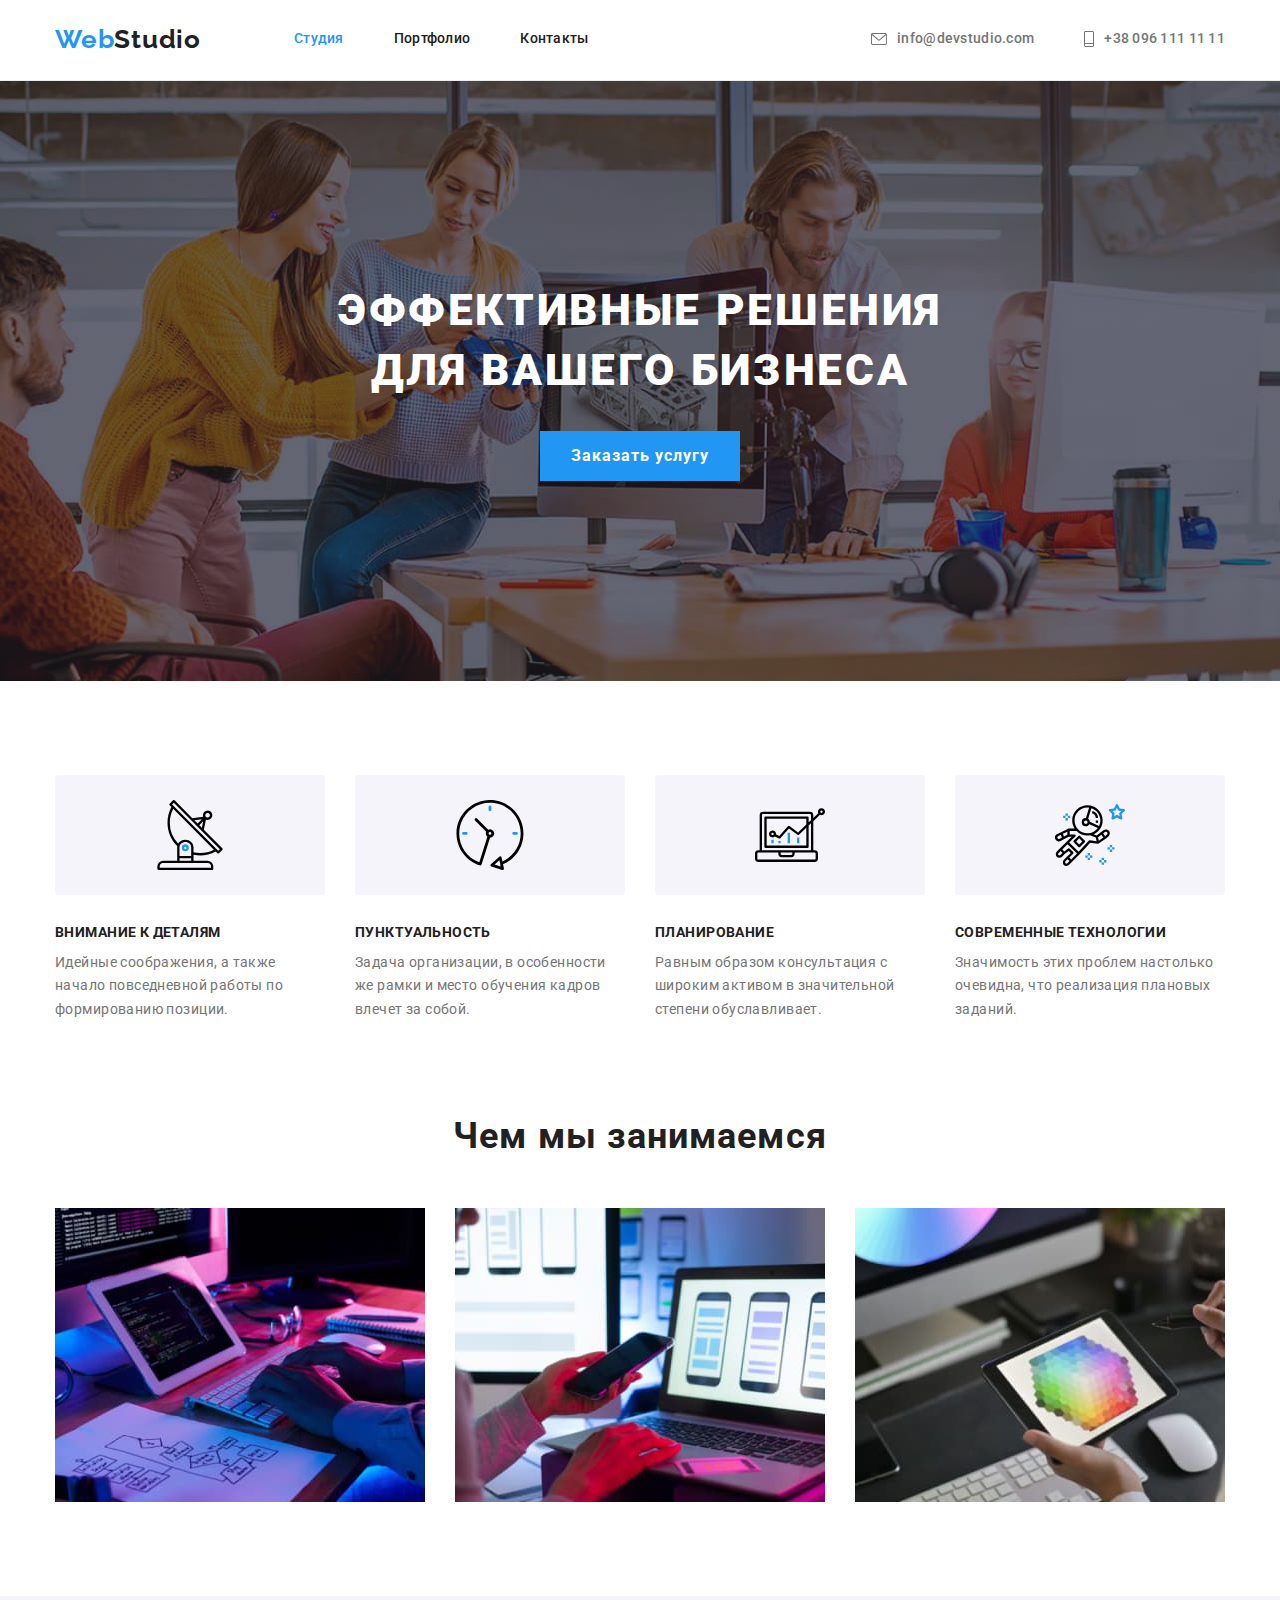
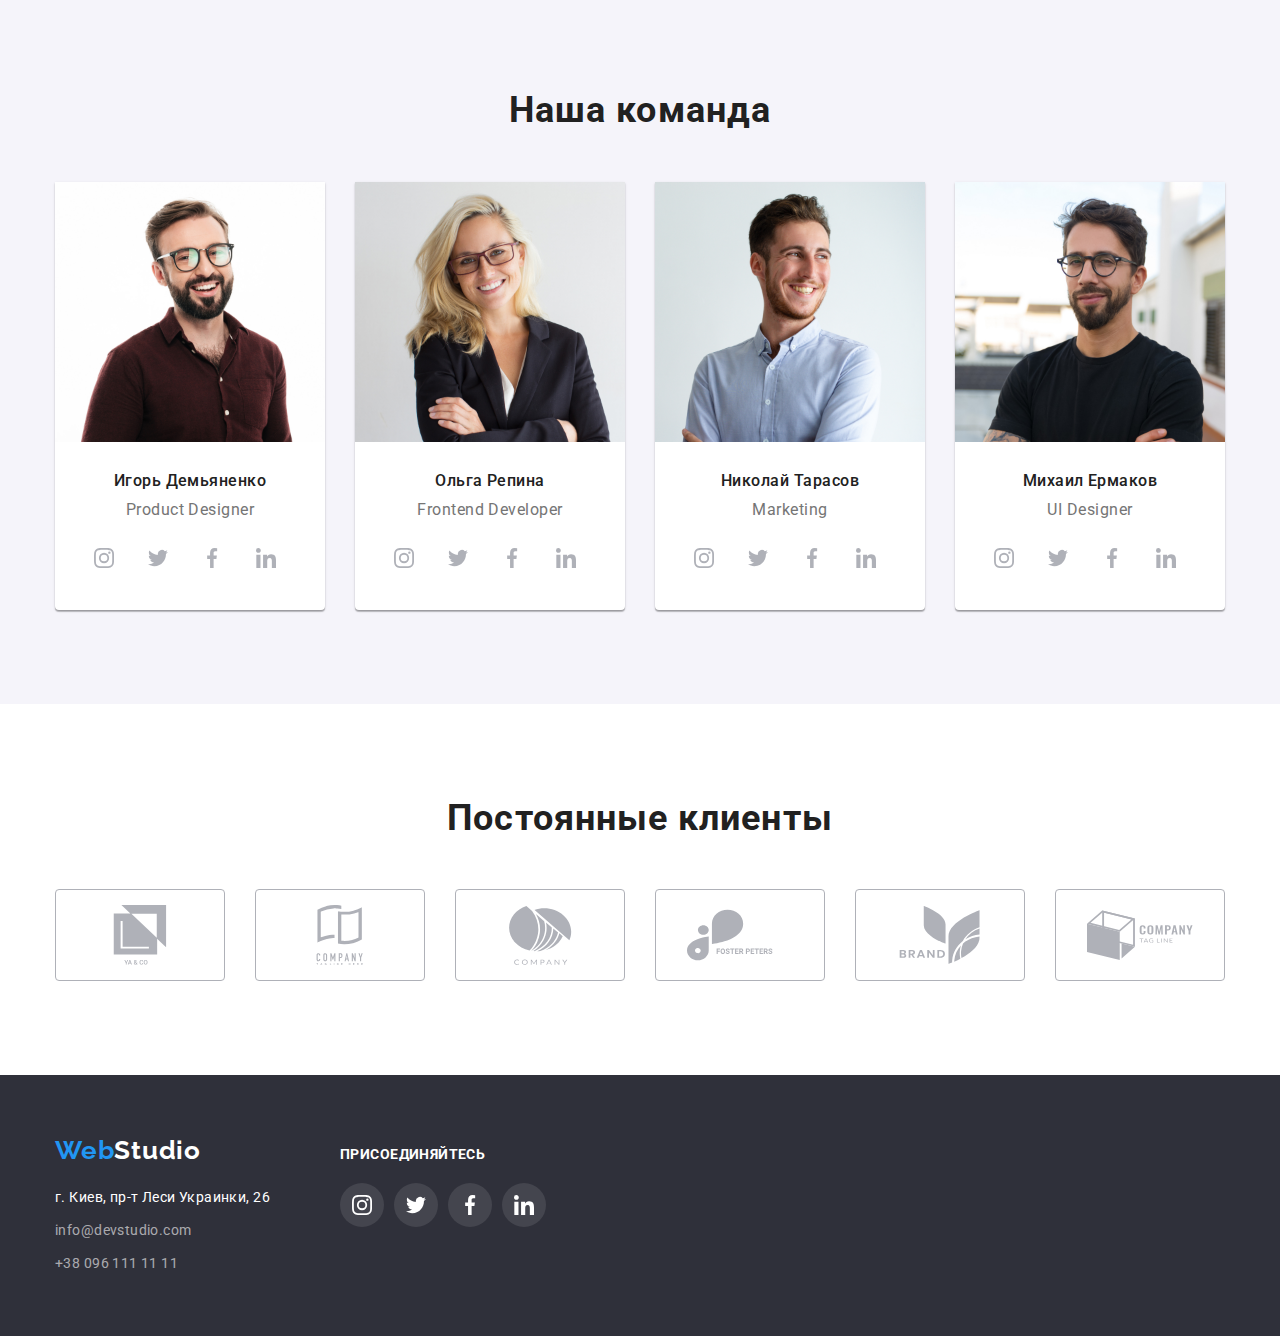
<file: index.html>
<!DOCTYPE html>
<html lang="ru">
<head>
    <meta charset="UTF-8">
    <meta http-equiv="X-UA-Compatible" content="IE=edge">
    <meta name="viewport" content="width=device-width, initial-scale=1.0">
    <title>Студия</title>
    <link rel="preconnect" href="https://fonts.googleapis.com">
    <link rel="preconnect" href="https://fonts.gstatic.com" crossorigin>
    <link href="https://fonts.googleapis.com/css2?family=Raleway:wght@700&family=Roboto:wght@400;500;700;900&display=swap" rel="stylesheet">
    <link rel="stylesheet" href="https://cdnjs.cloudflare.com/ajax/libs/modern-normalize/1.1.0/modern-normalize.min.css">
    <link rel="stylesheet" href="./css/styles.css">
</head>
<body>
    <!-- Шапка  -->
    <header class="header">
       <div class="container main-nav">
            <!-- Logo -->
            <a href="./index.html" class="header-logo link"><span class="prelogo">Web</span>Studio</a>
            <nav class="heder-nav">
            <!-- nav-menu -->
                <ul class="heder-nav-list list">
                    <li class="heder-item">
                        <a class="heder-link link current" href="./index.html">Студия</a>
                    </li>
                    <li class="heder-item">
                        <a class="heder-link link" href="./portfolio.html">Портфолио</a>
                    </li>
                    <li class="heder-item">
                        <a class="heder-link link" href="">Контакты</a>
                    </li>
                </ul>
            </nav>
            <!-- menu-contacts -->
            <ul class="nav-contacts list">
                <li class="nav-contacts-item">
                    <a class="heder-cont-link link" href="mailto:info@devstudio.com">
                        <svg class="heder-cont-icon" width="16px" height="12px">
                            <use href="./images/icons.svg#icon-mail"></use>
                        </svg>
                        info@devstudio.com
                    </a>
                </li>
                <li class="nav-contacts-item">
                    <a class="heder-cont-link link icon-phone" href="tel:+380961111111">
                        <svg class="heder-cont-icon" width="10px" height="16px">
                            <use href="./images/icons.svg#icon-phone"></use>
                        </svg>
                        +38 096 111 11 11
                    </a>
                </li>
            </ul> 
       </div>      
    </header>
    
    <!-- content-page -->
    <main class="main-content">
        <!-- hero -->
        <section class="hero-section">
            <div class="hero-content container">
                <h1 class="hero-title">Эффективные решения <br> для вашего бизнеса</h1>
                <button class="hero-btn" type="button">Заказать услугу</button>
            </div>
        </section>
        <!-- About -->
        <section class="about-section">
            <div class="container">
                <h2 class="about-title visually-hidden">Особенности</h2>
                <ul class="about-list list">
                    <li class="about-item">
                        <div class="about-icons">
                            <svg class="about-icon">
                                <use href="./images/icons.svg#icon-antenna"></use>
                            </svg>
                        </div>
                        <h3 class="about-list-title">Внимание к деталям</h3>
                        <p class="about-list-text">Идейные соображения, а также начало повседневной работы по формированию позиции.</p>
                    </li>
                    <li class="about-item">
                        <div class="about-icons">
                            <svg class="about-icon">
                                <use href="./images/icons.svg#icon-clock"></use>
                            </svg>
                        </div>
                        <h3 class="about-list-title">Пунктуальность</h3>
                        <p class="about-list-text">Задача организации, в особенности же рамки и место обучения кадров влечет за собой.</p>
                    </li>
                    <li class="about-item">
                        <div class="about-icons">
                            <svg class="about-icon">
                                <use href="./images/icons.svg#icon-diagram"></use>
                            </svg>
                        </div>
                        <h3 class="about-list-title">Планирование</h3>
                        <p class="about-list-text">Равным образом консультация с широким активом в значительной степени обуславливает.</p>
                    </li>
                    <li class="about-item">
                        <div class="about-icons">
                            <svg class="about-icon">
                                <use href="./images/icons.svg#icon-astronaut"></use>
                            </svg>
                        </div>
                        <h3 class="about-list-title">Современные технологии</h3>
                        <p class="about-list-text">Значимость этих проблем настолько очевидна, что реализация плановых заданий.</p>
                    </li>
                </ul>
            </div>
        </section>
        <!-- service -->
        <section class="service-section">
            <div class="container">
                <h2 class="service-title section-title">Чем мы занимаемся</h2>
                
                <ul class="service-list list">
                    <li class="service-item">
                        <img src="./images/img1.jpg" alt="Набирает на клавиатуре" width=370>
                    </li>
                    
                    <li class="service-item">
                        <img src="./images/img2.jpg" alt="тестирует мобильные приложения" width=370>
                    </li>
                    
                    <li class="service-item">
                        <img src="./images/img3.jpg" alt="палитра цветов" width=370>
                    </li>
                </ul>
            </div>
        </section>
        <!-- Наша команда -->
        <section class="masters">
            <div class="container">
                <h2 class="masters-title section-title">Наша команда</h2>
                
                <ul class="masters-list list">
                    <li class="masters-item">
                        <article class="card">
                            <div class="masters-item-card">
                                <img src="./images/img4.jpg" alt="Игорь Демьяненко" width="270">
                                <h3 class="masters-item-title">Игорь Демьяненко</h3>
                                <p lang="en" class="masters-item-text">Product Designer</p>
                                <ul class="masters-soc-list list">
                                    <li class="masters-soc-item">
                                        <a href="" class="masters-soc-link">
                                            <svg class="masters-soc-icon">
                                                <use href="./images/icons.svg#icon-instagram"></usehref></use>
                                            </svg>
                                        </a>
                                    </li>
                                    <li class="masters-soc-item">
                                        <a href="" class="masters-soc-link">
                                            <svg class="masters-soc-icon">
                                                <use href="./images/icons.svg#icon-twitter"></use>
                                            </svg>
                                        </a>
                                    </li>
                                    <li class="masters-soc-item">
                                        <a href="" class="masters-soc-link">
                                            <svg class="masters-soc-icon">
                                                <use href="./images/icons.svg#icon-facebook"></use>
                                            </svg>
                                        </a>
                                    </li>
                                    <li class="masters-soc-item">
                                        <a href="" class="masters-soc-link">
                                            <svg class="masters-soc-icon">
                                                <use href="./images/icons.svg#icon-linkedin"></use>
                                            </svg>
                                        </a>
                                    </li>
                                </ul>
                            </div>
                        </article>                       
                    </li>

                    <li class="masters-item">
                        <article class="card">
                            <div class="masters-item-card">
                                <img src="./images/img5.jpg" alt="Ольга Репина" width="270">
                                <h3 class="masters-item-title">Ольга Репина</h3>
                                <p lang="en" class="masters-item-text">Frontend Developer</p>
                                <ul class="masters-soc-list list">
                                    <li class="masters-soc-item">
                                        <a href="" class="masters-soc-link">
                                            <svg class="masters-soc-icon">
                                                <use href="./images/icons.svg#icon-instagram"></usehref></use>
                                            </svg>
                                        </a>
                                    </li>
                                    <li class="masters-soc-item">
                                        <a href="" class="masters-soc-link">
                                            <svg class="masters-soc-icon">
                                                <use href="./images/icons.svg#icon-twitter"></use>
                                            </svg>
                                        </a>
                                    </li>
                                    <li class="masters-soc-item">
                                        <a href="" class="masters-soc-link">
                                            <svg class="masters-soc-icon">
                                                <use href="./images/icons.svg#icon-facebook"></use>
                                            </svg>
                                        </a>
                                    </li>
                                    <li class="masters-soc-item">
                                        <a href="" class="masters-soc-link">
                                            <svg class="masters-soc-icon">
                                                <use href="./images/icons.svg#icon-linkedin"></use>
                                            </svg>
                                        </a>
                                    </li>
                                </ul>
                            </div>
                        </article>                        
                    </li>

                    <li class="masters-item">
                        <article class="card">
                            <div class="masters-item-card">
                                <img src="./images/img6.jpg" alt="Николай Тарасов" width="270">
                                <h3 class="masters-item-title">Николай Тарасов</h3>
                                <p lang="en" class="masters-item-text">Marketing</p>
                                <ul class="masters-soc-list list">
                                    <li class="masters-soc-item">
                                        <a href="" class="masters-soc-link">
                                            <svg class="masters-soc-icon">
                                                <use href="./images/icons.svg#icon-instagram"></usehref></use>
                                            </svg>
                                        </a>
                                    </li>
                                    <li class="masters-soc-item">
                                        <a href="" class="masters-soc-link">
                                            <svg class="masters-soc-icon">
                                                <use href="./images/icons.svg#icon-twitter"></use>
                                            </svg>
                                        </a>
                                    </li>
                                    <li class="masters-soc-item">
                                        <a href="" class="masters-soc-link">
                                            <svg class="masters-soc-icon">
                                                <use href="./images/icons.svg#icon-facebook"></use>
                                            </svg>
                                        </a>
                                    </li>
                                    <li class="masters-soc-item">
                                        <a href="" class="masters-soc-link">
                                            <svg class="masters-soc-icon">
                                                <use href="./images/icons.svg#icon-linkedin"></use>
                                            </svg>
                                        </a>
                                    </li>
                                </ul>
                            </div>
                        </article>                        
                    </li>

                    <li class="masters-item">
                        <article class="card">
                            <div class="masters-item-card">
                             <img src="./images/img7.jpg" alt="Михаил Ермаков" width="270">
                             <h3 class="masters-item-title">Михаил Ермаков</h3>
                             <p lang="en" class="masters-item-text">UI Designer</p>
                             <ul class="masters-soc-list list">
                                <li class="masters-soc-item">
                                    <a href="" class="masters-soc-link">
                                        <svg class="masters-soc-icon">
                                            <use href="./images/icons.svg#icon-instagram"></usehref></use>
                                        </svg>
                                    </a>
                                </li>
                                <li class="masters-soc-item">
                                    <a href="" class="masters-soc-link">
                                        <svg class="masters-soc-icon">
                                            <use href="./images/icons.svg#icon-twitter"></use>
                                        </svg>
                                    </a>
                                </li>
                                <li class="masters-soc-item">
                                    <a href="" class="masters-soc-link">
                                        <svg class="masters-soc-icon">
                                            <use href="./images/icons.svg#icon-facebook"></use>
                                        </svg>
                                    </a>
                                </li>
                                <li class="masters-soc-item">
                                    <a href="" class="masters-soc-link">
                                        <svg class="masters-soc-icon">
                                            <use href="./images/icons.svg#icon-linkedin"></use>
                                        </svg>
                                    </a>
                                </li>
                            </ul>
                            </div>
                        </article>                        
                    </li>
                </ul>
            </div>
        </section>
        <!-- -------customers------- -->
        <section class="customers">
            <div class="container">
                <h2 class="customers-title section-title">
                    Постоянные клиенты
                </h2>
                <ul class="customers-list list">
                    <li class="customers-item">
                        <a href="" class="customers-item-link link">
                            <svg class="customers-icon">
                                <use href="./images/icons.svg#icon-yaco"></use>
                            </svg>
                        </a>
                        
                    </li>
                    <li class="customers-item">
                        <a href="" class="customers-item-link link">
                            <svg class="customers-icon">
                                <use href="./images/icons.svg#icon-taglinehere"></use>
                            </svg>
                        </a>
                        
                    </li>
                    <li class="customers-item">
                        <a href="" class="customers-item-link link">
                            <svg class="customers-icon">
                                <use href="./images/icons.svg#icon-company"></use>
                            </svg>
                        </a>
                    </li>
                    <li class="customers-item">
                        <a href="" class="customers-item-link link">
                            <svg class="customers-icon">
                                <use href="./images/icons.svg#icon-foster"></use>
                            </svg>
                        </a>
                    </li>
                    <li class="customers-item">
                        <a href="" class="customers-item-link link">
                            <svg class="customers-icon">
                                <use href="./images/icons.svg#icon-brand"></use>
                            </svg>
                        </a>
                    </li>
                    <li class="customers-item">
                        <a href="" class="customers-item-link link">
                            <svg class="customers-icon">
                                <use href="./images/icons.svg#icon-tagline"></use>
                            </svg>
                        </a>
                    </li>
                </ul>
            </div>
        </section>
    </main>
    <!-- Footer page  -->
    <footer class="footer">
        <div class="container container-footer">
            <div class="container-adress">
                <a class="footer-logo link" href="">
                    <span class="prelogo">Web</span>Studio
                </a>
                <address class="footer-adress">
                    г. Киев, пр-т Леси Украинки, 26
                </address>
                <ul class="footer-list list">
                    <li class="footer-item">
                        <a class="footer-cont link" href="mailto:info@devstudio.com">info@devstudio.com</a>
                    </li>
                    <li class="footer-item">
                        <a class="footer-cont link" href="tel:+380961111111">+38 096 111 11 11</a>
                    </li>
                </ul>
            </div>
        
            <div class="footer-soc">
                <h3 class="footer-soc-title">
                    присоединяйтесь
                </h3>
                <ul class="footer-soc-list list">
                    <li class="footer-soc-item">
                        <a href="https://www.instagram.com/" class="footer-soc-link link">
                            <svg class="footer-soc-icon">
                                <use href="./images/icons.svg#icon-instagram"></use>
                            </svg>
                        </a>  
                    </li>
                    <li class="footer-soc-item">
                        <a href="https://twitter.com/" class="footer-soc-link link">
                            <svg class="footer-soc-icon">
                                <use href="./images/icons.svg#icon-twitter"></use>
                            </svg>
                        </a>
                    </li>
                    <li class="footer-soc-item">
                        <a href="https://www.facebook.com/" class="footer-soc-link link">
                            <svg class="footer-soc-icon">
                                    <use href="./images/icons.svg#icon-facebook"></use>
                            </svg>
                        </a>
                    </li>
                    <li class="footer-soc-item">
                        <a href="https://ua.linkedin.com/" class="footer-soc-link link">
                            <svg class="footer-soc-icon">
                                <use href="./images/icons.svg#icon-linkedin"></use>
                            </svg>
                        </a>
                    </li>
                </ul>
            </div>
        </div>    
    </footer>
</body> 
</html>
</file>
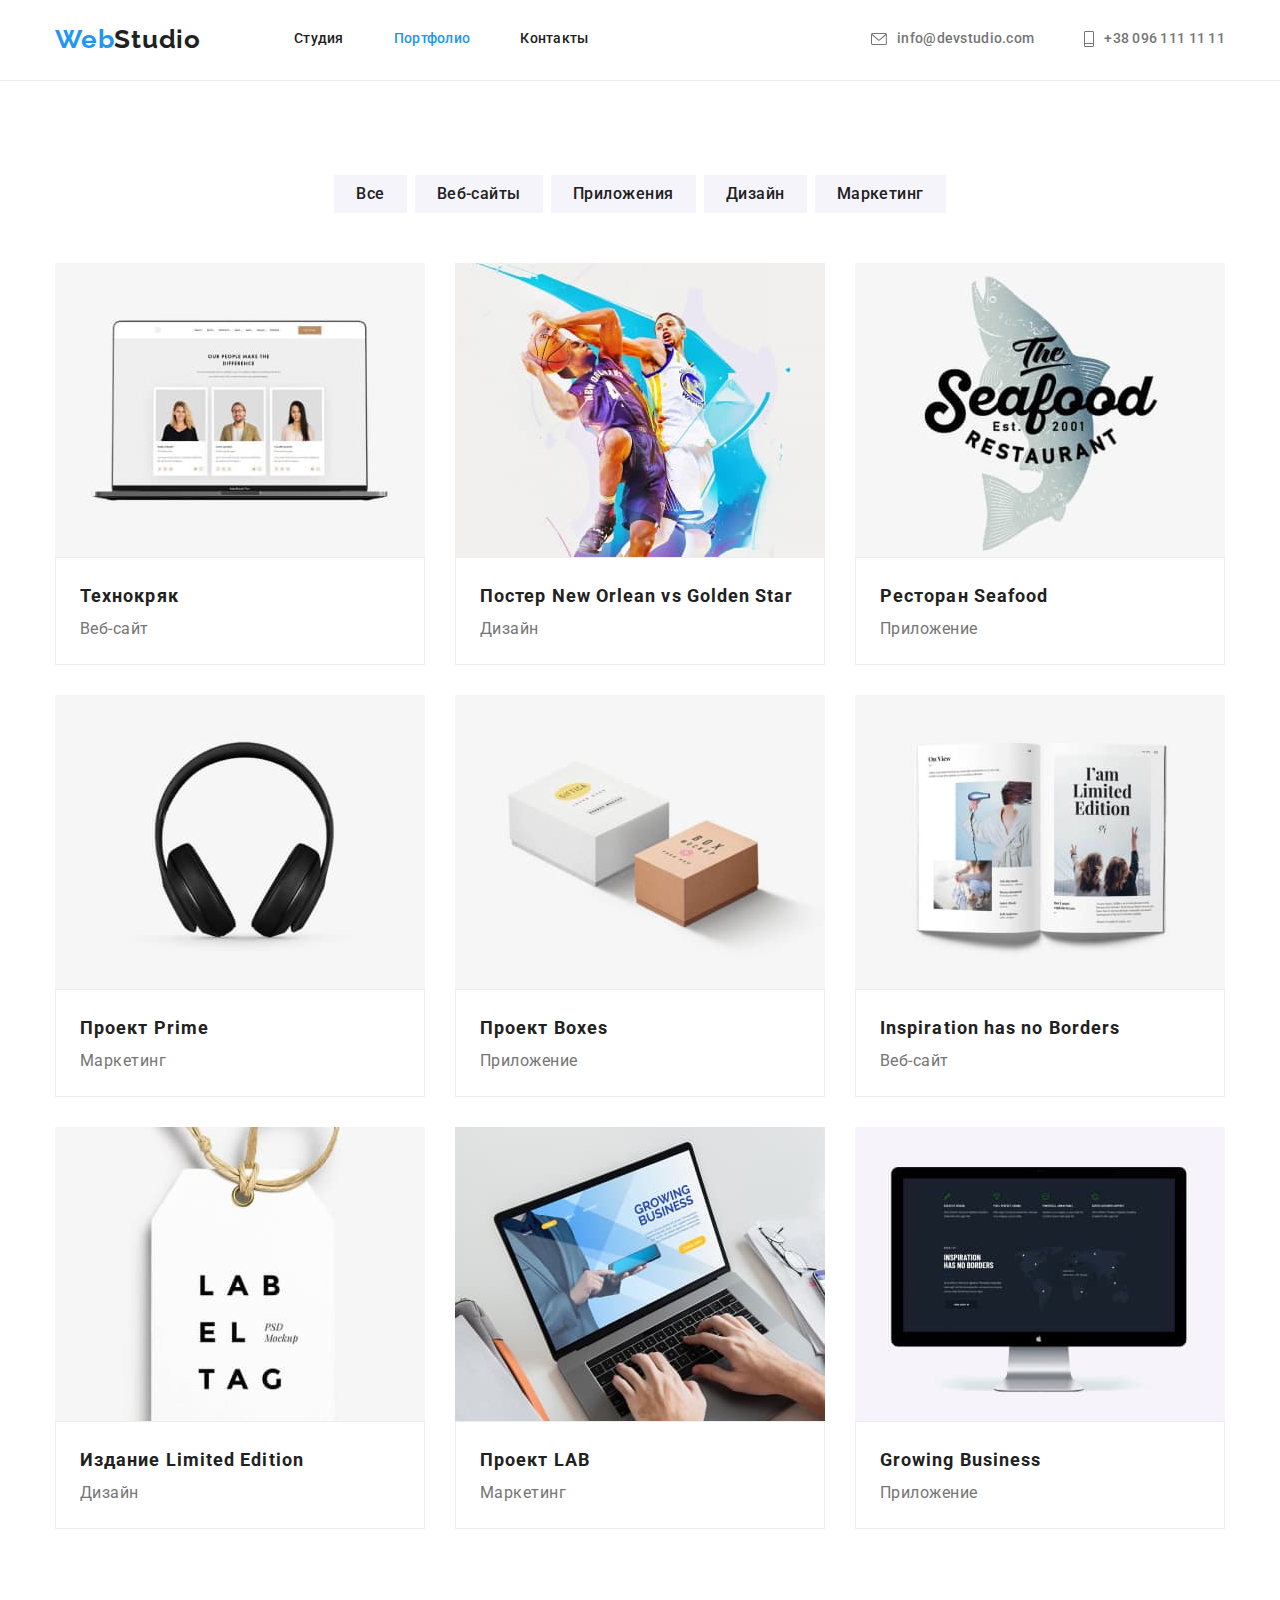
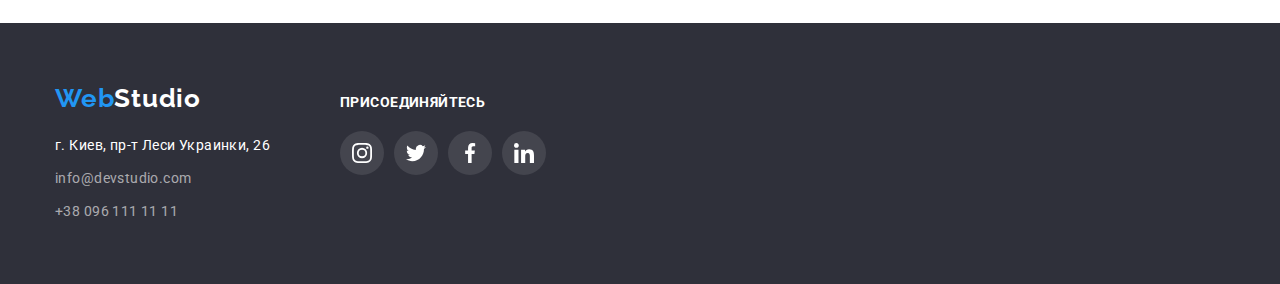
<file: portfolio.html>
<!DOCTYPE html>
<html lang="ru">
<head>
    <meta charset="UTF-8">
    <meta http-equiv="X-UA-Compatible" content="IE=edge">
    <meta name="viewport" content="width=device-width, initial-scale=1.0">
    <title>Поптфолио</title>
    <link rel="preconnect" href="https://fonts.googleapis.com">
    <link rel="preconnect" href="https://fonts.gstatic.com" crossorigin>
    <link href="https://fonts.googleapis.com/css2?family=Raleway:wght@700&family=Roboto:wght@400;500;700;900&display=swap" rel="stylesheet">
    <link rel="stylesheet" href="https://cdnjs.cloudflare.com/ajax/libs/modern-normalize/1.1.0/modern-normalize.min.css">
    <link rel="stylesheet" href="./css/styles.css">
</head>
<body>
    <!------- HEDER----  -->
    <header class="header">
        <div class="container main-nav">
        <!-- Logo -->
        <a href="./index.html" class="header-logo link"><span class="prelogo">Web</span>Studio</a>
        <nav class="heder-nav">
        <!-- nav-menu -->
            <ul class="heder-nav-list list">
                <li class="heder-item">
                    <a class="heder-link link" href="./index.html">Студия</a>
                </li>
                <li class="heder-item">
                    <a class="heder-link link current" href="./portfolio.html">Портфолио</a>
                </li>
                <li class="heder-item">
                    <a class="heder-link link" href="">Контакты</a>
                </li>
            </ul>
        </nav>
        <!-- menu-contacts -->
        <ul class="nav-contacts list">
            <li class="nav-contacts-item">
                <a class="heder-cont-link link" href="mailto:info@devstudio.com">
                    <svg class="heder-cont-icon" width="16px" height="12px">
                        <use href="./images/icons.svg#icon-mail"></use>
                    </svg>
                    info@devstudio.com
                </a>
            </li>
            <li class="nav-contacts-item" >
                <a class="heder-cont-link link icon-phone" href="tel:+380961111111" >
                    <svg class="heder-cont-icon" width="10px" height="16px">
                        <use href="./images/icons.svg#icon-phone"></use>
                    </svg>
                    +38 096 111 11 11
                </a>
            </li>
        </ul> 
   </div>      
    </header>
    
    <!-- content-page -->
    <main class="main-portfolio">
        <!-- -------filter-btn (fbtn)----- -->
            <div class="container">
                <ul class="fbtn-list list">
                    <li class="fbtn-item">
                        <button class="filter-btn" type="button">Все</button>
                    </li>
                    <li class="fbtn-item">
                        <button class="filter-btn" type="button">Веб-сайты</button>
                    </li>
                    <li class="fbtn-item">
                        <button class="filter-btn" type="button">Приложения</button>
                    </li>
                    <li class="fbtn-item">
                        <button class="filter-btn" type="button">Дизайн</button>
                    </li>
                    <li class="fbtn-item">
                        <button class="filter-btn" type="button">Маркетинг</button>
                    </li>
                </ul>
            </div>
            <!-- --------Cards------ -->
            <div class="container">
                <ul class="cards-list list">
                    <li class="card-item">
                        <a class="card-link link" href="">
                            <img src="./images/portfolio/portfolio-card-1.jpg" alt="Технокряк" width="370">
                            <div class="card-item-deskripion">
                                <h2 class="card-title">Технокряк</h2>
                                <p class="card-text">Веб-сайт</p>
                                <p class="card-backgraundtext visually-hidden">Lorem ipsum dolor sit amet consectetur adipisicing elit. Asperiores necessitatibus non hic laudantium, incidunt harum, itaque quo tempore doloremque beatae aspernatur expedita, atque quae eius culpa. Magni quaerat repellendus vitae.</p>
                            </div>                            
                        </a>
                    </li>
                    <li class="card-item">
                        <a class="card-link link" href="">
                            <img src="./images/portfolio/portfolio-card-2.jpg" alt="Постер New Orlean" width="370">
                            <div class="card-item-deskripion">
                                <h2 class="card-title">Постер New Orlean vs Golden Star</h2>
                                <p class="card-text">Дизайн</p>
                                <p class="card-backgraundtext visually-hidden">Lorem ipsum dolor sit amet consectetur adipisicing elit. Asperiores necessitatibus non hic laudantium, incidunt harum, itaque quo tempore doloremque beatae aspernatur expedita, atque quae eius culpa. Magni quaerat repellendus vitae.</p>
                            </div>                            
                        </a>
                    </li>
                    <li class="card-item">
                        <a class="card-link link" href="">
                            <img src="./images/portfolio/portfolio-card-3.jpg" alt="Ресторан Seafood" width="370">
                            <div class="card-item-deskripion">
                                <h2 class="card-title">Ресторан Seafood</h2>
                                <p class="card-text">Приложение</p>
                                <p class="card-backgraundtext visually-hidden">Lorem ipsum dolor sit amet consectetur adipisicing elit. Asperiores necessitatibus non hic laudantium, incidunt harum, itaque quo tempore doloremque beatae aspernatur expedita, atque quae eius culpa. Magni quaerat repellendus vitae.</p>
                            </div>                            
                        </a>
                    </li>
                    <li class="card-item">
                        <a class="card-link link" href="">
                            <img src="./images/portfolio/portfolio-card-4.jpg" alt="Проект Prime" width="370">
                            <div class="card-item-deskripion">
                                <h2 class="card-title">Проект Prime</h2>
                                <p class="card-text">Маркетинг</p>
                                <p class="card-backgraundtext visually-hidden">Lorem ipsum dolor sit amet consectetur adipisicing elit. Asperiores necessitatibus non hic laudantium, incidunt harum, itaque quo tempore doloremque beatae aspernatur expedita, atque quae eius culpa. Magni quaerat repellendus vitae.</p>
                            </div>                            
                        </a>
                    </li>
                    <li class="card-item">
                        <a class="card-link link" href="Проект Boxes">
                            <img src="./images/portfolio/portfolio-card-5.jpg" alt="" width="370">
                            <div class="card-item-deskripion">
                                <h2 class="card-title">Проект Boxes</h2>
                                <p class="card-text">Приложение</p>
                                <p class="card-backgraundtext visually-hidden">Lorem ipsum dolor sit amet consectetur adipisicing elit. Asperiores necessitatibus non hic laudantium, incidunt harum, itaque quo tempore doloremque beatae aspernatur expedita, atque quae eius culpa. Magni quaerat repellendus vitae.</p>
                            </div>                            
                        </a>
                    </li>
                    <li class="card-item">
                        <a class="card-link link" href="">
                            <img src="./images/portfolio/portfolio-card-7.jpg" alt="Inspiration" width="370">
                            <div class="card-item-deskripion">
                                <h2 class="card-title">Inspiration has no Borders</h2>
                                <p class="card-text">Веб-сайт</p>
                                <p class="card-backgraundtext visually-hidden">Lorem ipsum dolor sit amet consectetur adipisicing elit. Asperiores necessitatibus non hic laudantium, incidunt harum, itaque quo tempore doloremque beatae aspernatur expedita, atque quae eius culpa. Magni quaerat repellendus vitae.</p>
                            </div>                            
                        </a>
                    </li>
                    <li class="card-item">
                        <a class="card-link link" href="">
                            <img src="./images/portfolio/portfolio-card-8.jpg" alt="Издание Limited Edition" width="370">
                            <div class="card-item-deskripion">
                                <h2 class="card-title">Издание Limited Edition</h2>
                                <p class="card-text">Дизайн</p>
                                <p class="card-backgraundtext visually-hidden">Lorem ipsum dolor sit amet consectetur adipisicing elit. Asperiores necessitatibus non hic laudantium, incidunt harum, itaque quo tempore doloremque beatae aspernatur expedita, atque quae eius culpa. Magni quaerat repellendus vitae.</p>
                            </div>
                        </a>
                    </li>
                    <li class="card-item">
                        <a class="card-link link" href="">
                            <img src="./images/portfolio/portfolio-card-9.jpg" alt="Проект LAB" width="370">
                            <div class="card-item-deskripion">
                                <h2 class="card-title">Проект LAB</h2>
                                <p class="card-text">Маркетинг</p>
                                <p class="card-backgraundtext visually-hidden">Lorem ipsum dolor sit amet consectetur adipisicing elit. Asperiores necessitatibus non hic laudantium, incidunt harum, itaque quo tempore doloremque beatae aspernatur expedita, atque quae eius culpa. Magni quaerat repellendus vitae.</p>
                            </div>                            
                        </a>
                    </li>
                    <li class="card-item">
                        <a class="card-link link" href="">
                            <img src="./images/portfolio/portfolio-card-6.jpg" alt="Growing Business" width="370">
                            <div class="card-item-deskripion">
                                <h2 class="card-title">Growing Business</h2>
                                <p class="card-text">Приложение</p>
                                <p class="card-backgraundtext visually-hidden">Lorem ipsum dolor sit amet consectetur adipisicing elit. Asperiores necessitatibus non hic laudantium, incidunt harum, itaque quo tempore doloremque beatae aspernatur expedita, atque quae eius culpa. Magni quaerat repellendus vitae.</p>
                            </div>                            
                        </a>
                    </li>
                </ul>
            </div>
     
    </main>
        <!-- Footer page  -->
    <footer class="footer">
        <div class="container container-footer">
            <div class="container-adress">
                <a class="footer-logo link" href="">
                    <span class="prelogo">Web</span>Studio
                </a>
                <address class="footer-adress">
                    г. Киев, пр-т Леси Украинки, 26
                </address>
                <ul class="footer-list list">
                    <li class="footer-item">
                        <a class="footer-cont link" href="mailto:info@devstudio.com">info@devstudio.com</a>
                    </li>
                    <li class="footer-item">
                        <a class="footer-cont link" href="tel:+380961111111">+38 096 111 11 11</a>
                    </li>
                </ul>
            </div>
        
            <div class="footer-soc">
                <h3 class="footer-soc-title">
                    присоединяйтесь
                </h3>
                <ul class="footer-soc-list list">
                    <li class="footer-soc-item">
                        <a href="https://www.instagram.com/" class="footer-soc-link link">
                            <svg class="footer-soc-icon">
                                <use href="./images/icons.svg#icon-instagram"></use>
                            </svg>
                        </a>  
                    </li>
                    <li class="footer-soc-item">
                        <a href="https://twitter.com/" class="footer-soc-link link">
                            <svg class="footer-soc-icon">
                                <use href="./images/icons.svg#icon-twitter"></use>
                            </svg>
                        </a>
                    </li>
                    <li class="footer-soc-item">
                        <a href="https://www.facebook.com/" class="footer-soc-link link">
                            <svg class="footer-soc-icon">
                                    <use href="./images/icons.svg#icon-facebook"></use>
                            </svg>
                        </a>
                    </li>
                    <li class="footer-soc-item">
                        <a href="https://ua.linkedin.com/" class="footer-soc-link link">
                            <svg class="footer-soc-icon">
                                <use href="./images/icons.svg#icon-linkedin"></use>
                            </svg>
                        </a>
                    </li>
                </ul>
            </div>
        </div>    
    </footer>
</body> 
</html>
</file>
<file: css/styles.css>
:root {
  --title-color: #212121;
  --text-color: #757575;
  --accent-color: #2196f3;
  --btn-color: #ffffff;
  --portfol-btn: #f5f4fa;
  --acent-btn-hover: #188ce8;
  --hero-bg-color: #2f303a;
  --main-bg-color: #e5e5e5;
  --card-set-gep: 30px;
  --card-shadow: 0px 1px 3px rgba(0, 0, 0, 0.12), 0px 1px 1px rgba(0, 0, 0, 0.14), 0px 2px 1px rgba(0, 0, 0, 0.2);
  --padin-botom-sect: 94px;
}

body {
  font-family: "Roboto";
 }
img {
  display: block;
  max-width: 100%;
}
h1, h2, h3, p, ul {
  margin: 0;
}

.link {
  text-decoration: none;
}
.list {
  list-style: none;
  padding-left: 0;
}
.section-title {
  margin-top: 0;
  margin-bottom: 0;
  font-weight: 700;
  font-size: 36px;
  line-height: 1.16;
  text-align: center;
  letter-spacing: 0.03em;
  color: var(--title-color);
}

.visually-hidden {
  position: absolute;
  white-space: nowrap;
  width: 1px;
  height: 1px;
  overflow: hidden;
  border: 0;
  padding: 0;
  clip: rect(0 0 0 0);
  clip-path: inset(50%);
  margin: -1px;
}
.container {
  width: 1200px;
  padding-left: 15px;
  padding-right: 15px;
  margin-left: auto;
  margin-right: auto;

  /* outline: 2px solid tomato; */
}

.header-logo {
  font-family: "Raleway";
  font-weight: 700;
  font-size: 26px;
  line-height: 1.19;
  letter-spacing: 0.03em;
  color: var(--title-color);
}
.prelogo {
  color: var(--accent-color);
}
/* ------------Heder---------- */
.header {
  
  background-color: #ffffff;
  border-bottom: 1px solid #ECECEC;
  padding-top: 24px;
  padding-bottom: 25px;
}
.main-nav {
  display: flex;
  align-items: center;
  
  max-height: 31px;
}
.heder-nav {
  margin-left: 93px;
}
/* -----nav-menu----- */
.heder-nav-list {
  display: flex;
  }

.heder-item {
  margin-right: 50px;
}
.heder-item:last-child {
  margin-right: 0;
}

.heder-link {
  display: block;
  

  font-weight: 500;
  font-size: 14px;
  line-height: 1.14;
  letter-spacing: 0.02em;
  color: var(--title-color);
}
.heder-link:hover,
.heder-link:focus,
.current {
  color: var(--accent-color);
}

/* ----Heder-contacts-nav----- */
.nav-contacts {
  display: flex;
  margin-left: auto;
  
}

.nav-contacts-item + .nav-contacts-item {
  margin-left: 50px;
}
.heder-cont-link {
  display: flex;
  align-items: center;
  font-weight: 500;
  font-size: 14px;
  line-height: 1.14;
  letter-spacing: 0.02em;
  color: var(--text-color);
}
.heder-cont-link:hover,
.heder-cont-link:focus {
  color: var(--accent-color);
}
.heder-cont-icon {
  /* width: 16px;
  height: 16px; */
  margin-right: 10px;
  background-size: contain;
  background-repeat: no-repeat;
  background-position: center;
  align-items: center;
  fill: currentColor;
}

/* ----------Hero----------- */
.hero-section {
  max-width: 1600px;
  margin-left: auto;
  margin-right: auto;
  background-image: linear-gradient(
    to right, 
    rgba(47, 48, 58, 0.4),
    rgba(47, 48, 58, 0.4)
    ), url(../images/hero-bg.jpg);
  /* background-image: url(../images/hero-bg.jpg); */
  background-color: var(--hero-bg-color);
  background-repeat: no-repeat;
  background-position: center;
  background-size: cover;
  text-align: center;
  padding-top: 200px;
  padding-bottom: 200px;
}

.hero-title {
  margin-top: 0;
  margin-bottom: 30px;
  font-weight: 900;
  font-size: 44px;
  line-height: 1.36;
  letter-spacing: 0.06em;
  text-transform: uppercase;
  color: var(--btn-color);
}
.hero-btn {
  cursor: pointer;
  font-family: inherit;
  font-weight: 700;
  font-size: 16px;
  line-height: 1.88;
  display: inline-block;
  align-items: center;
  letter-spacing: 0.06em;
  border: 0;
  width: 200px;
  height: 50px;
  
  color: var(--btn-color);
  background: var(--accent-color);
}
.hero-btn:hover {
  background: var(--acent-btn-hover);
}

/* -----------About---------- */
.about-section {
  padding-top: var(--padin-botom-sect);
  padding-bottom: var(--padin-botom-sect);
}

.about-list {
  display: flex;
  justify-content: space-between;
  margin-top: 0;
  margin-bottom: 0;
 }
.about-item {
  width: 270px;
}
.about-icons{
  display: flex;
  justify-content: center;
  align-items: center;
  height: 120px;
  width: 100%;
  background-color: #F5F4FA;
  border-radius: 4px;
  margin-bottom: 30px;
}
.about-icon {
  width: 70px;
  height: 70px;
  background-size: contain;
  background-repeat: no-repeat;
  background-position: center;
}

.about-list-title {
  margin-top: 0;
  margin-bottom: 10px;
  font-weight: 700;
  font-size: 14px;
  line-height: 1.14;
  letter-spacing: 0.03em;
  text-transform: uppercase;
  color: var(--title-color);
}
.about-list-text {
  margin-top: 0;
  margin-bottom: 0;
  font-size: 14px;
  line-height: 1.71;
  letter-spacing: 0.03em;
  color: var(--text-color);
}
/* -----------Service--------- */
.service-section {
  padding-bottom: var(--padin-botom-sect);
}
.service-title {
  margin-bottom: 50px;
}
.service-list {
  /* outline: 1px solid orange
  ; */
  padding: 0;
  margin: 0;
  list-style: none;
  
  display: flex;
  flex-wrap: wrap;
  margin-left: calc(-1 * var(--card-set-gep));
  margin-top: calc(-1 * var(--card-set-gep));
}

.service-item {
  /* outline: 1px solid teal; */
  flex-basis: calc(100% / 3 - var(--card-set-gep));
  margin-left: var(--card-set-gep);
  margin-top: var(--card-set-gep);
}


/* -----------Masters--------- */
.masters {
  padding-top: var(--padin-botom-sect);
  padding-bottom: var(--padin-botom-sect);
  background-color: var(--portfol-btn);
}
.masters-title {
  margin-bottom: 50px;
}
.masters-list {
  /* outline: 1px solid orange
  ; */
  padding: 0;
  margin: 0;
  /* list-style: none; */

  display: flex;
  flex-wrap: wrap;
  margin-left: calc(-1 * var(--card-set-gep));
  margin-top: calc(-1 * var(--card-set-gep));
}
.card {
  box-shadow: var(--card-shadow);
  border-radius: 0px 0px 4px 4px;
  background-color: #ffffff;
  padding-bottom: var(--card-set-gep);
}

.masters-item {
  /* outline: 1px solid teal; */
  flex-basis: calc(100% / 4 - var(--card-set-gep));
  margin-left: var(--card-set-gep);
  margin-top: var(--card-set-gep);
}
.masters-item-title {
  margin-top: var(--card-set-gep);
  margin-bottom: 0;

  font-weight: 500;
  font-size: 16px;
  line-height: 1.18;
  text-align: center;
  letter-spacing: 0.03em;
  color: var(--title-color);
}
.masters-item-text {
  margin-top: 10px;
  margin-bottom: 0;
  font-size: 16px;
  line-height: 1.18;
  text-align: center;
  letter-spacing: 0.03em;
  color: var(--text-color);
}
.masters-soc-list {
  display: flex;
  align-items: center;
  justify-content: center;
  margin-top: 16px;
}
.masters-soc-item {
  width: 44px;
  height: 44px;
  margin-right: 10px;
}
.masters-soc-link {
  width: 100%;
  height: 100%;
  border-radius: 50%;
  display: flex;
  align-items: center;
  justify-content: center;
  fill: #AFB1B8;
}
.masters-soc-link:hover,
.masters-soc-link:focus  {
  background-color: var(--accent-color);
  fill: #FFFFFF;
}

.masters-soc-icon {
  width: 20px;
  height: 20px;
  fill: coverColor;
}

/* ----customers----- */
.customers {
  padding-top: var(--padin-botom-sect);
  padding-bottom: var(--padin-botom-sect);
}
.customers-title {
  margin-bottom: 50px;
}
.customers-list {
  padding: 0;
  margin: 0;
  display: flex;
  flex-wrap: wrap;
  margin-left: calc(-1 * var(--card-set-gep));
  margin-top: calc(-1 * var(--card-set-gep));
  }
  
.customers-item-link {
  width: 170px;
  height: 92px;
  display: flex;
  justify-content: center;
  align-items: center;
  border: 1px solid #AFB1B8;
  border-radius: 4px;
  flex-basis: calc(100% / 6 - var(--card-set-gep));
  margin-left: var(--card-set-gep);
  margin-top: var(--card-set-gep);
  fill: #AFB1B8;
}
.customers-item-link:hover, 
.customers-item-link:focus {
  border: 1px solid var(--accent-color);  
  fill: var(--accent-color);
  cursor: pointer;
  }
.customers-icon {
  width: 106px;
  height: 60px;
  fill: carentColor;
  
  
}
/* ----------PORTFOLIO------------- */
.main-portfolio {
  padding-top: var(--padin-botom-sect);
  padding-bottom: var(--padin-botom-sect);

}
/* ----Filter-Button---- */
.fbtn-list {
  display: flex;
  justify-content: center;
  margin: 0;
  margin-bottom: 50px;
 
}
.fbtn-item{
  margin-right: 8px;
}
.fbtn-item:last-child {
  margin-right: 0;
}
.filter-btn {
  cursor: pointer;
  font-family: inherit;
  font-weight: 500;
  font-size: 16px;
  line-height: 1.62;
  text-align: center;
  letter-spacing: 0.03em;
  color: var(--title-color);
  background-color: var(--portfol-btn);
  border: 0;
  padding: 6px 22px;
  height: 38px;
}
.filter-btn:hover,
.filter-btn:focus {
  color: var(--btn-color);
  background-color: var(--accent-color);
  box-shadow: 0px 3px 1px rgba(0, 0, 0, 0.1), 0px 1px 2px rgba(0, 0, 0, 0.08), 0px 2px 2px rgba(0, 0, 0, 0.12);
}

/* ------Cards------- */
.cards-list {
  display: flex;
  flex-wrap: wrap;
  justify-content: space-between;
  margin-top: 0;
  }

.card-item {
  width: 370px;
  background-color: var(--btn-color);
  margin-right: 30px;
  margin-bottom: 30px;
  
}
.card-item:hover {
  box-shadow: 0px 1px 1px rgba(0, 0, 0, 0.12), 0px 4px 4px rgba(0, 0, 0, 0.06), 1px 4px 6px rgba(0, 0, 0, 0.16);
}
.card-item:nth-child(3n) {
  margin-right: 0;
}
.card-item:nth-last-child(-n + 3) {
  margin-bottom: 0;
}
.card-item-deskripion {
  border: 1px solid #EEEEEE;
  padding: 20px 24px;
}
.card-title {
  font-weight: 700;
  font-size: 18px;
  line-height: 2;
  letter-spacing: 0.06em;
  color: var(--title-color);
}
.card-text {
  font-size: 16px;
  line-height: 1.88;
  letter-spacing: 0.03em;
  color: var(--text-color);
}

/* -----------Foooter-------- */
.footer {
  background-color: var(--hero-bg-color);
  }
.container-footer {
  display: flex;
  align-items: baseline;
  
}
      /* ----footer-adress------ */
  .container-adress {
  display: flex;
  align-items: flex-start;
  flex-direction: column;
  padding-bottom: 60px;
  padding-top: 60px;
  margin-right: 70px;
}
.footer-logo {
  font-family: "Raleway";
  font-weight: 700;
  font-size: 26px;
  line-height: 31px;
  letter-spacing: 0.03em;
  color: var(--btn-color);
  margin-bottom: 20px;
}
.footer-adress {
  font-style: normal;
  font-size: 14px;
  line-height: 1.71;
  letter-spacing: 0.03em;
  color: var(--btn-color);
  margin-bottom: 9px;
}
.footer-list {
  margin: 0;
}
.footer-item {
  margin-bottom: 9px;
}
.footer-item:last-child {
  margin-bottom: 0px;
}
.footer-cont {
  font-size: 14px;
  line-height: 1.71;
  letter-spacing: 0.03em;
  color: rgba(255, 255, 255, 0.6);
}
.footer-cont:hover,
.footer-cont:focus {
  color: var(--accent-color);
}

      /* ---footer-soc----- */

.footer-soc-title {
  font-family: 'Roboto';
  font-style: normal;
  font-weight: 700;
  font-size: 14px;
  line-height: 1.14;
  letter-spacing: 0.03em;
  text-transform: uppercase;
  color: #FFFFFF;
}

.footer-soc-title {
  margin-bottom: 20px;
}
.footer-soc-list {
  display: flex;
  align-items: center;
  justify-content: center;
}

.footer-soc-item {
  width: 44px;
  height: 44px;
  margin-right: 10px;
}
.footer-soc-link {
  width: 100%;
  height: 100%;
  background-color: rgba(255, 255, 255, 0.1);
  border-radius: 50%;
  display: flex;
  align-items: center;
  justify-content: center;
  fill: #FFFFFF;
}
.footer-soc-icon {
  width: 20px;
  height: 20px;
  fill: coverColor;
}
.footer-soc-link:hover,
.footer-soc-link:focus {
  background-color: var(--accent-color);
  cursor: pointer;
}
</file>
